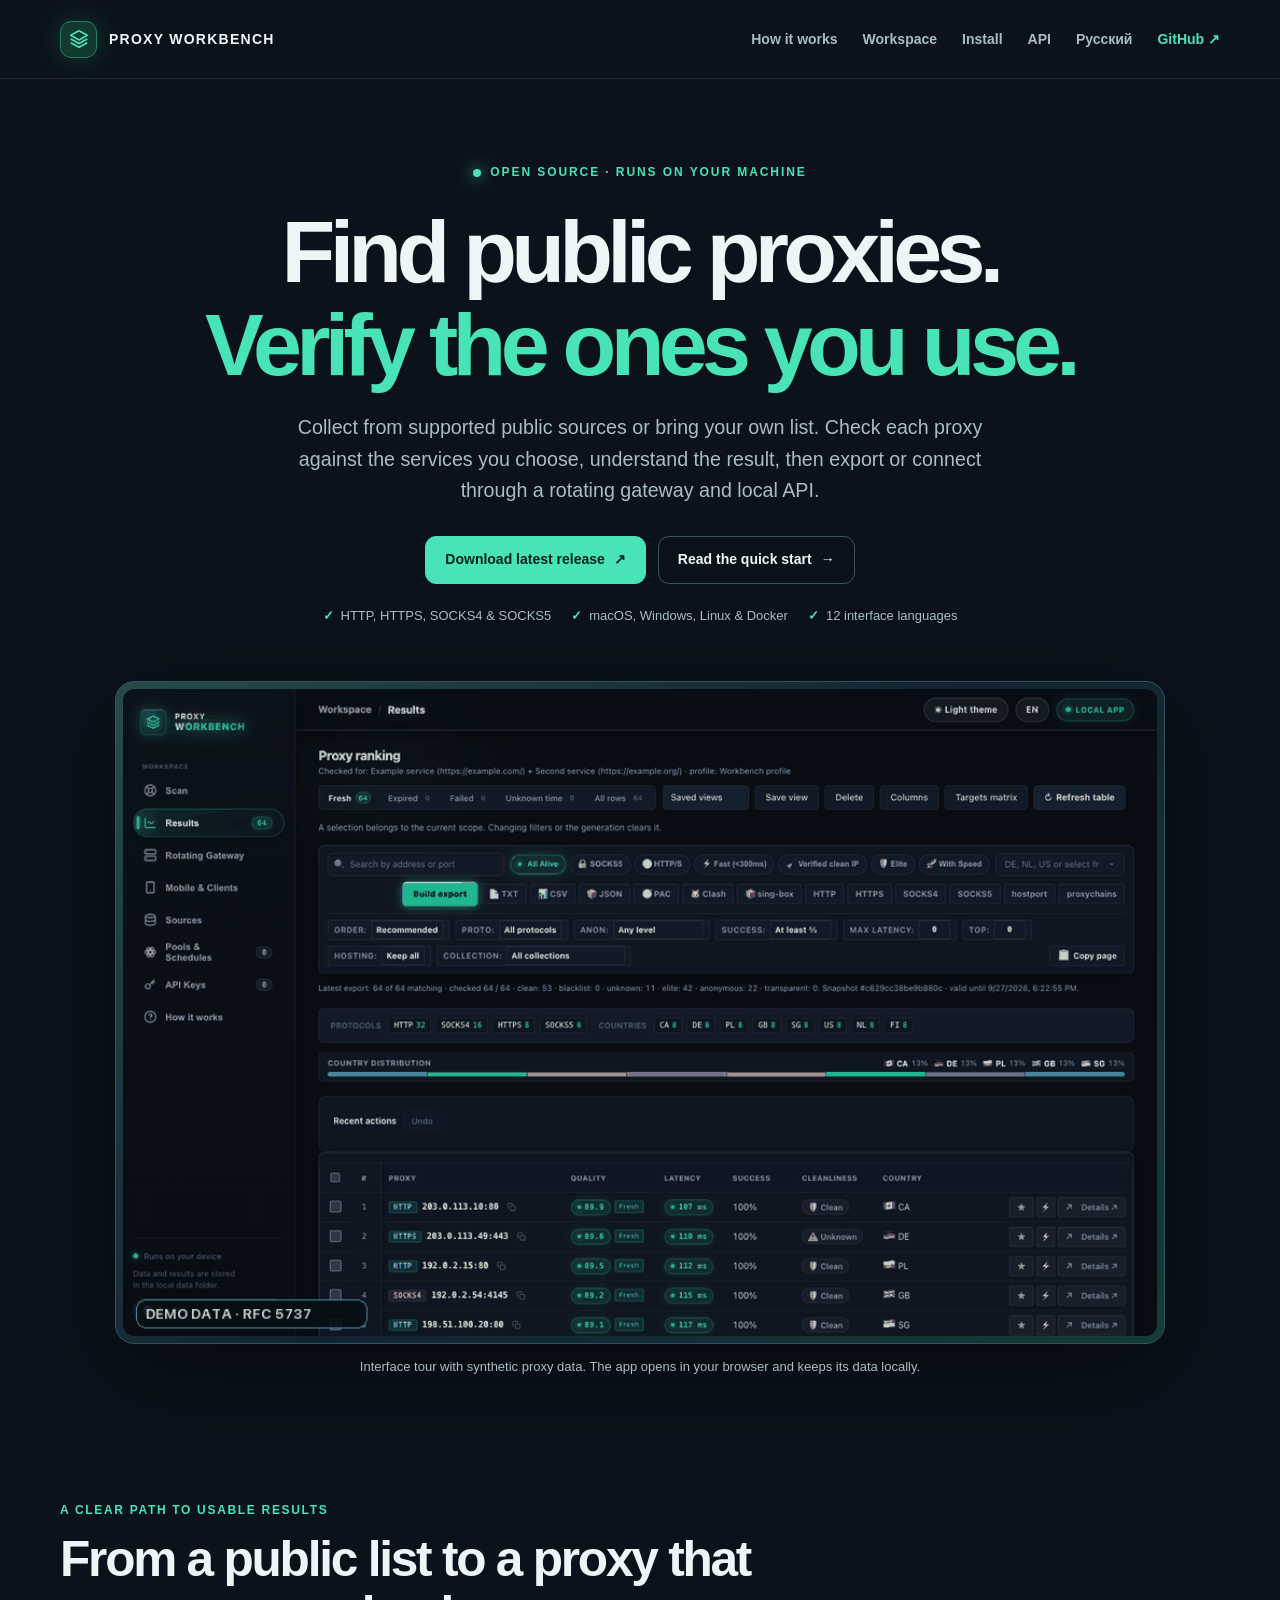
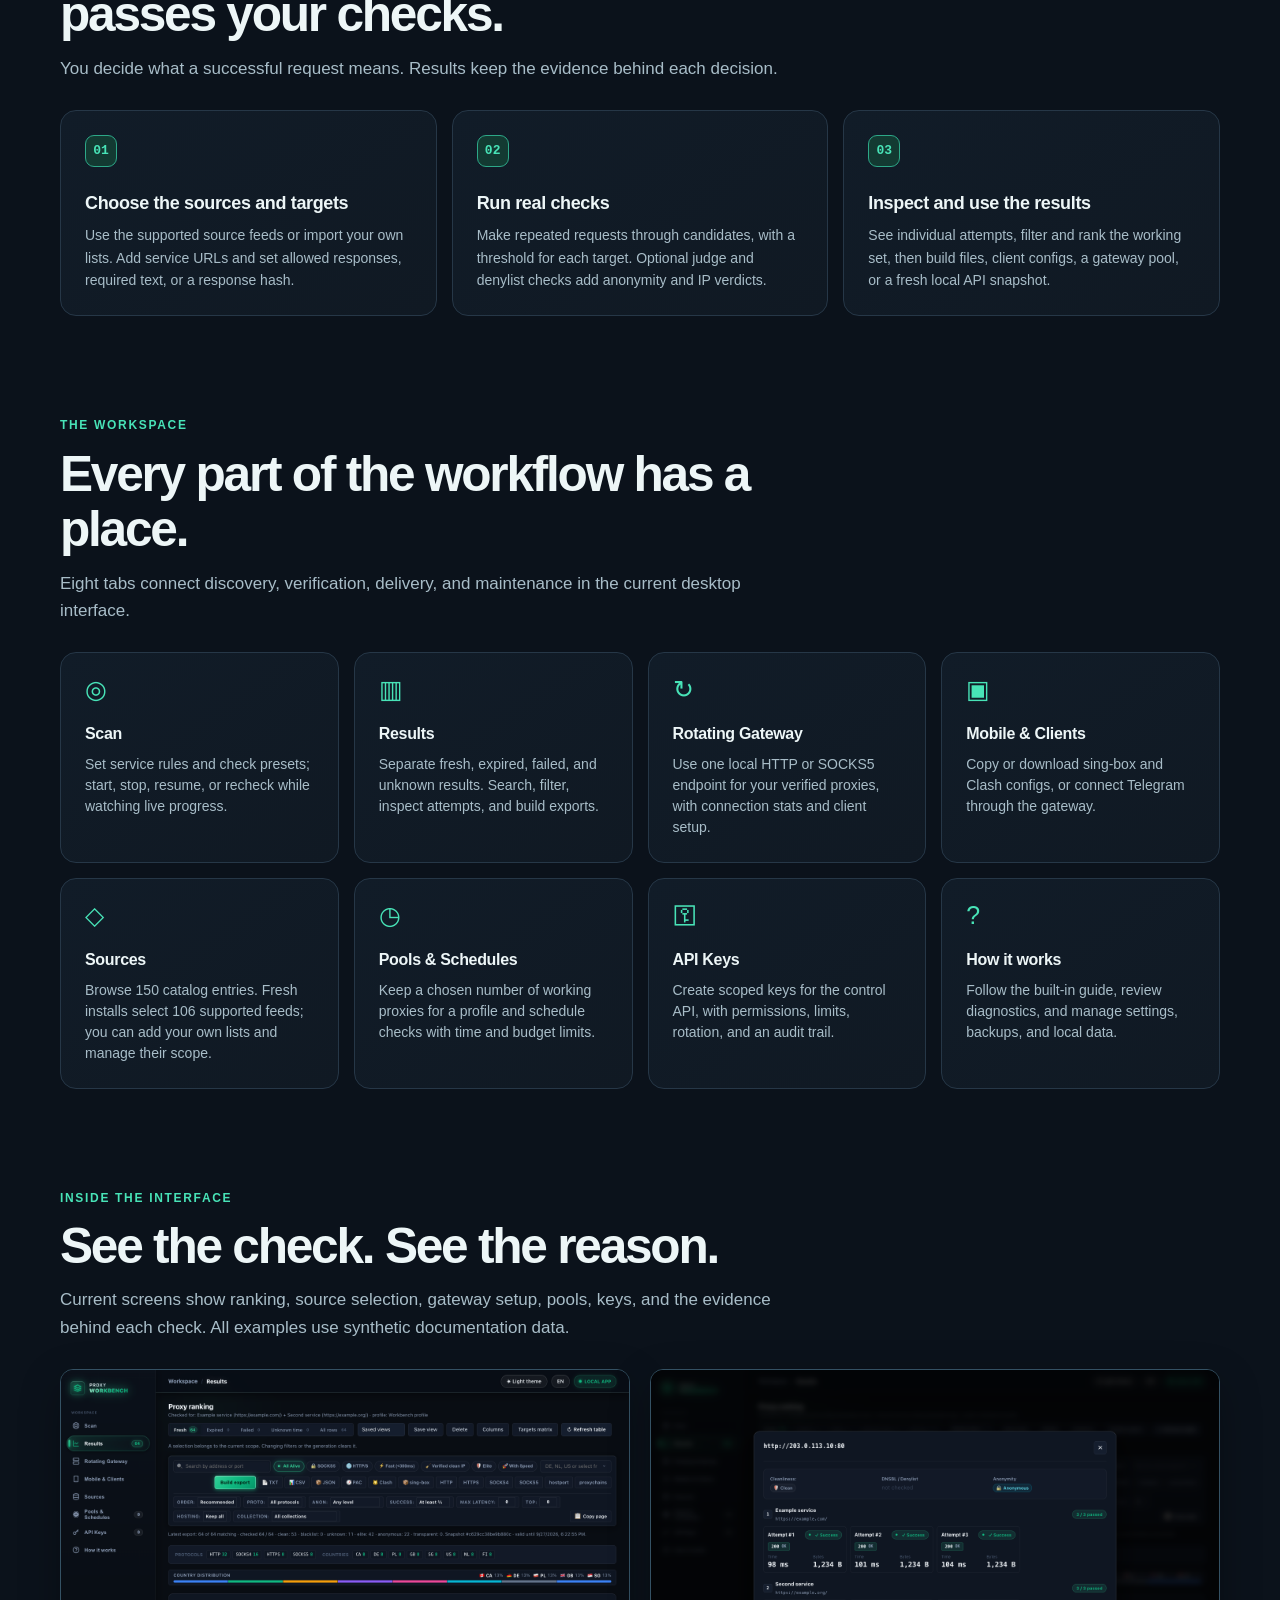
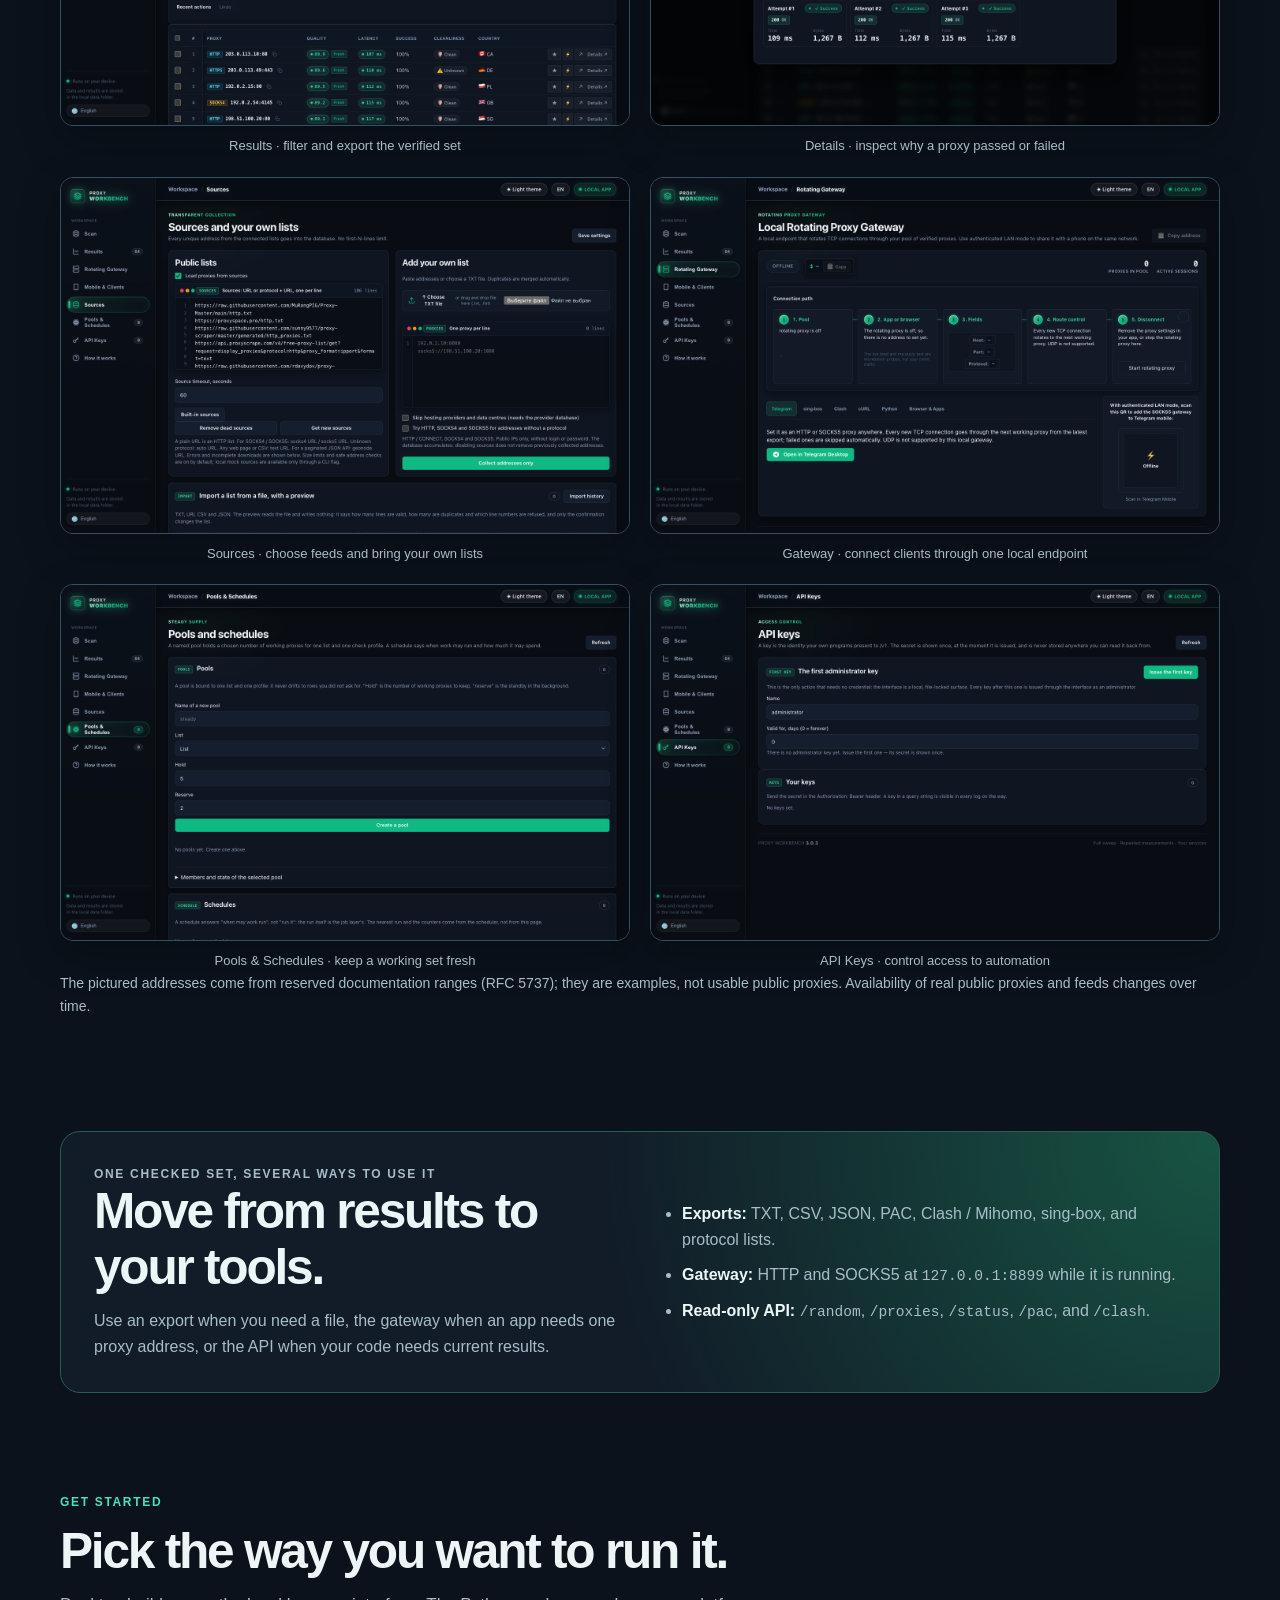
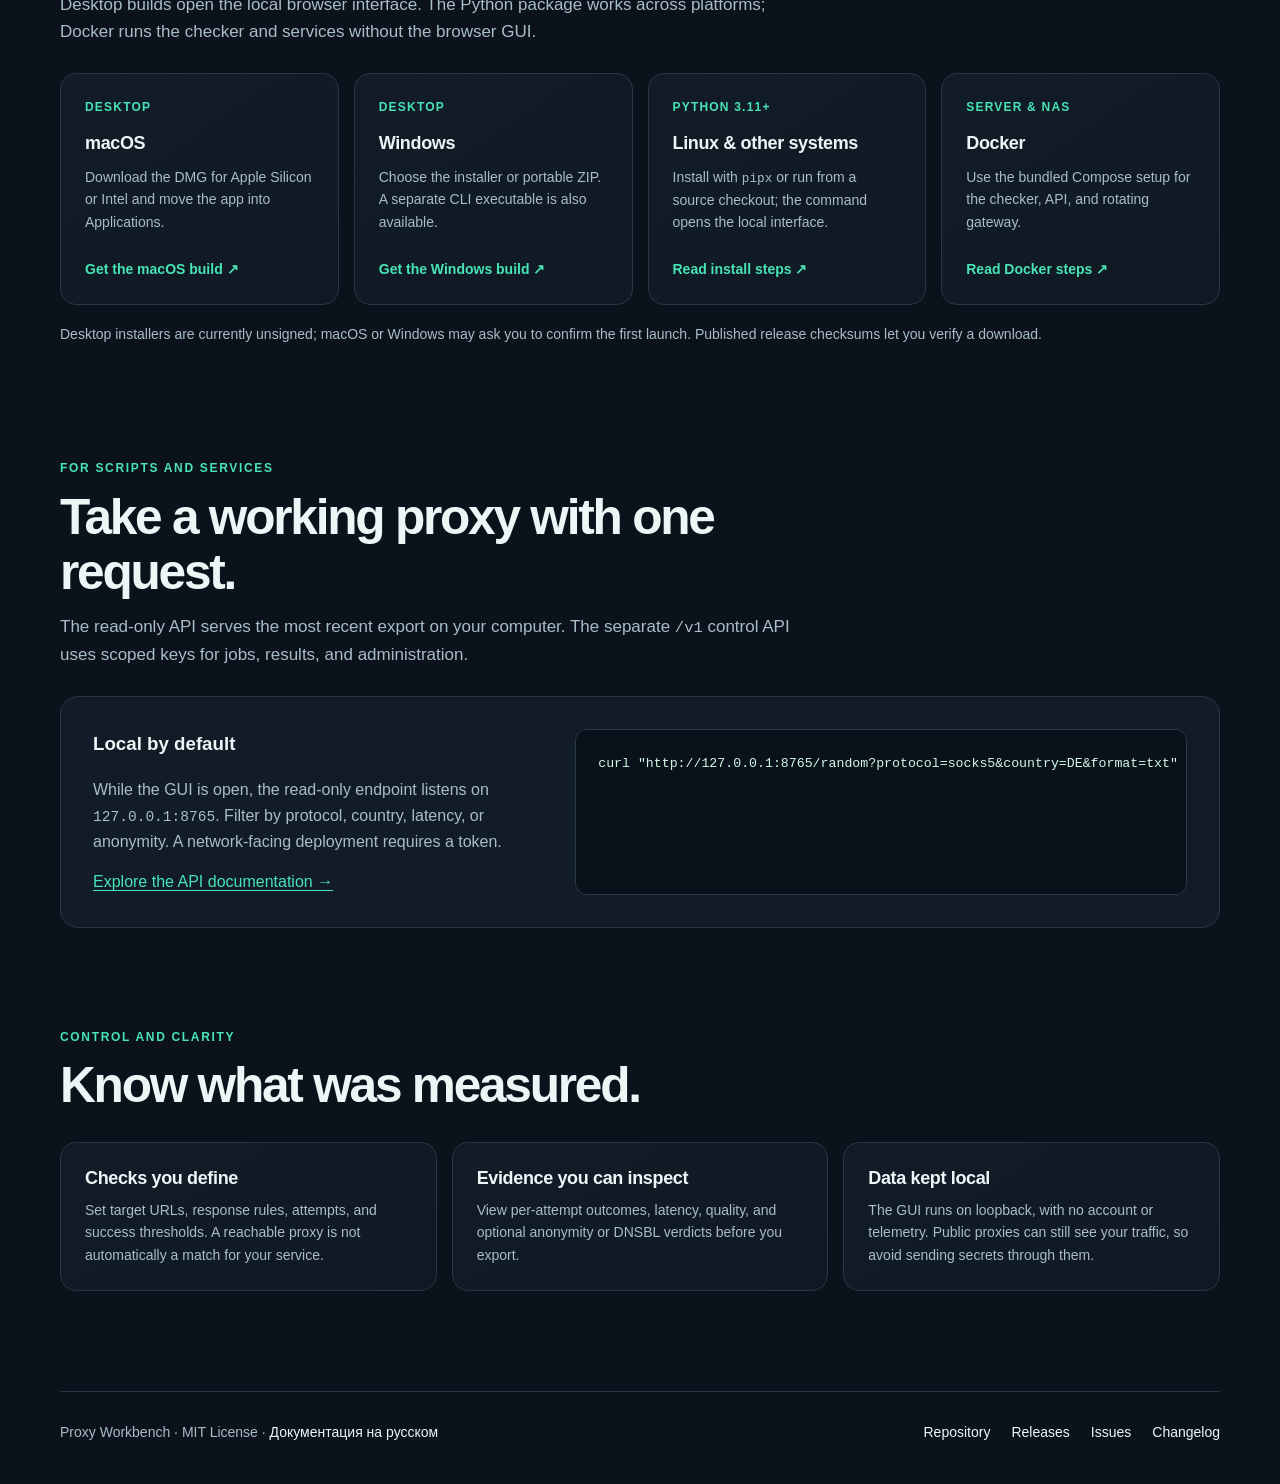
<file: docs/index.html>
<!doctype html>
<html lang="en">
<head>
  <meta charset="utf-8">
  <meta name="viewport" content="width=device-width, initial-scale=1">
  <meta name="theme-color" content="#0b121b">
  <meta name="description" content="Proxy Workbench collects public HTTP and SOCKS proxies, checks them against your services, and turns verified results into exports, a rotating gateway, and a local API. Open source for macOS, Windows, Linux, and Docker.">
  <title>Proxy Workbench — find and verify public proxies</title>
  <link rel="canonical" href="https://davidvoitenko.github.io/proxy-workbench/">
  <meta property="og:type" content="website">
  <meta property="og:site_name" content="Proxy Workbench">
  <meta property="og:url" content="https://davidvoitenko.github.io/proxy-workbench/">
  <meta property="og:title" content="Proxy Workbench — find and verify public proxies">
  <meta property="og:description" content="Check public proxies against the services you choose. Inspect the results, then export, rotate, or use them through a local API.">
  <meta property="og:image" content="https://davidvoitenko.github.io/proxy-workbench/assets/social-preview.png?v=3.0.3">
  <meta property="og:image:alt" content="Proxy Workbench desktop interface and public proxy workflow">
  <meta property="og:image:width" content="1280">
  <meta property="og:image:height" content="640">
  <meta name="twitter:card" content="summary_large_image">
  <meta name="twitter:title" content="Proxy Workbench — find and verify public proxies">
  <meta name="twitter:description" content="Collect, check, inspect, and use public proxies on your own machine.">
  <meta name="twitter:image" content="https://davidvoitenko.github.io/proxy-workbench/assets/social-preview.png?v=3.0.3">
  <meta name="twitter:image:alt" content="Proxy Workbench desktop interface and public proxy workflow">
  <link rel="icon" href="data:image/svg+xml,%3Csvg xmlns='http://www.w3.org/2000/svg' viewBox='0 0 64 64'%3E%3Crect width='64' height='64' rx='16' fill='%230c181e'/%3E%3Cpath d='M15 23 32 14l17 9-17 9-17-9Zm0 9 17 9 17-9M15 41l17 9 17-9' fill='none' stroke='%2339d9ae' stroke-width='4' stroke-linejoin='round'/%3E%3C/svg%3E">
  <style>
    :root {
      color-scheme: dark;
      --bg: #0b121b;
      --surface: #111c28;
      --surface-strong: #152331;
      --border: #263747;
      --text: #edf6f7;
      --muted: #a8bdc8;
      --accent: #48e3b7;
      --accent-deep: #0d7763;
      --shadow: 0 28px 90px rgba(0, 0, 0, .42);
    }
    * { box-sizing: border-box; }
    html { scroll-behavior: smooth; }
    body {
      margin: 0;
      background: radial-gradient(circle at 50% -10%, #15382f 0, transparent 32rem), var(--bg);
      color: var(--text);
      font: 16px/1.6 -apple-system, BlinkMacSystemFont, "Segoe UI", Roboto, "Helvetica Neue", sans-serif;
      -webkit-font-smoothing: antialiased;
    }
    a { color: var(--accent); text-underline-offset: .2em; }
    a:hover { color: #a5ffdf; }
    a:focus-visible { outline: 3px solid var(--accent); outline-offset: 4px; border-radius: 3px; }
    img { max-width: 100%; }
    code, pre { font: .91em/1.55 ui-monospace, SFMono-Regular, Menlo, Consolas, monospace; }
    code { overflow-wrap: anywhere; }
    .shell { width: min(100% - 40px, 1160px); margin-inline: auto; }
    .skip-link {
      position: absolute; left: 16px; top: -100px; z-index: 10;
      padding: 10px 16px; background: var(--accent); color: #082019;
      border-radius: 8px; font-weight: 700;
    }
    .skip-link:focus { top: 12px; }
    .site-header { border-bottom: 1px solid rgba(159, 197, 202, .13); }
    .site-header .shell { display: flex; align-items: center; justify-content: space-between; gap: 24px; min-height: 78px; }
    .brand { display: inline-flex; align-items: center; gap: 12px; color: var(--text); text-decoration: none; font-size: 14px; font-weight: 800; letter-spacing: .09em; white-space: nowrap; }
    .brand:hover { color: var(--text); }
    .brand-mark { display: grid; place-items: center; width: 37px; height: 37px; background: #12392e; border: 1px solid #217e64; border-radius: 11px; color: var(--accent); box-shadow: 0 0 25px rgba(39, 214, 154, .2); }
    .brand-mark svg { display: block; width: 22px; height: 22px; }
    .nav-list { display: flex; flex-wrap: wrap; align-items: center; justify-content: flex-end; gap: 8px 25px; list-style: none; margin: 0; padding: 0; }
    .nav-list a { color: var(--muted); text-decoration: none; font-size: 14px; font-weight: 600; }
    .nav-list a:hover { color: var(--text); }
    .nav-list .nav-github { color: var(--accent); }
    .hero { text-align: center; padding: 80px 0 24px; }
    .eyebrow { display: inline-flex; align-items: center; gap: 9px; margin: 0 0 22px; color: var(--accent); font-size: 12px; font-weight: 800; letter-spacing: .16em; text-transform: uppercase; }
    .eyebrow::before { content: ""; width: 8px; height: 8px; background: var(--accent); border-radius: 50%; box-shadow: 0 0 15px var(--accent); }
    h1, h2, h3, p { margin-top: 0; }
    h1 { max-width: 940px; margin: 0 auto 21px; font-size: clamp(2.8rem, 7vw, 5.5rem); line-height: 1.06; letter-spacing: -.065em; }
    h1 span { color: var(--accent); }
    .hero-lead { max-width: 730px; margin: 0 auto; color: var(--muted); font-size: clamp(1.04rem, 2vw, 1.23rem); }
    .actions { display: flex; flex-wrap: wrap; justify-content: center; gap: 12px; margin: 29px 0 22px; }
    .button { display: inline-flex; align-items: center; justify-content: center; gap: 9px; min-height: 48px; padding: 11px 19px; border: 1px solid #3a5261; border-radius: 11px; color: var(--text); text-decoration: none; font-size: 14px; font-weight: 750; transition: border-color .2s, background-color .2s, transform .2s; }
    .button:hover { color: var(--text); background: #1a2a37; border-color: #7997a3; transform: translateY(-1px); }
    .button.primary { background: var(--accent); border-color: var(--accent); color: #082219; }
    .button.primary:hover { background: #a1ffdc; border-color: #a1ffdc; color: #082219; }
    .hero-facts { display: flex; flex-wrap: wrap; align-items: center; justify-content: center; gap: 8px 20px; padding: 0; margin: 0; list-style: none; color: var(--muted); font-size: 13px; }
    .hero-facts li::before { content: "✓"; color: var(--accent); font-weight: 900; margin-right: 7px; }
    .showcase { max-width: 1050px; margin: 55px auto 0; }
    .window { border: 1px solid #345163; padding: 7px; border-radius: 19px; background: linear-gradient(135deg, #254b49, #132231 50%, #153c35); box-shadow: var(--shadow); }
    .window img { display: block; width: 100%; height: auto; border-radius: 12px; background: #101923; }
    figcaption { color: var(--muted); text-align: center; font-size: 13px; margin-top: 13px; }
    .section { padding-top: 100px; scroll-margin-top: 24px; }
    .section-heading { max-width: 730px; margin-bottom: 28px; }
    .section-kicker { margin: 0 0 11px; color: var(--accent); text-transform: uppercase; font-size: 12px; font-weight: 800; letter-spacing: .14em; }
    h2 { margin-bottom: 12px; font-size: clamp(2rem, 4.3vw, 3.1rem); line-height: 1.12; letter-spacing: -.045em; }
    .section-heading p:last-child { color: var(--muted); font-size: 17px; margin-bottom: 0; }
    .step-grid, .workspace-grid, .benefit-grid, .install-grid { display: grid; gap: 15px; }
    .step-grid { grid-template-columns: repeat(3, minmax(0, 1fr)); }
    .workspace-grid { grid-template-columns: repeat(4, minmax(0, 1fr)); }
    .benefit-grid { grid-template-columns: repeat(3, minmax(0, 1fr)); }
    .install-grid { grid-template-columns: repeat(4, minmax(0, 1fr)); }
    .card { min-width: 0; padding: 24px; border: 1px solid var(--border); border-radius: 16px; background: linear-gradient(145deg, var(--surface), #101923); }
    .card h3 { margin: 0 0 9px; font-size: 18px; line-height: 1.3; letter-spacing: -.02em; }
    .card p { color: var(--muted); font-size: 14px; margin-bottom: 0; }
    .step-number { display: inline-grid; place-items: center; width: 32px; height: 32px; margin-bottom: 25px; border: 1px solid #2da888; background: #133a32; border-radius: 9px; color: var(--accent); font: 800 13px/1 ui-monospace, monospace; }
    .workspace-card { display: flex; flex-direction: column; min-height: 184px; }
    .workspace-card .icon { color: var(--accent); font-size: 25px; line-height: 1; margin-bottom: 22px; }
    .workspace-card h3 { font-size: 16px; }
    .workspace-card p { line-height: 1.5; }
    .preview-grid { display: grid; grid-template-columns: repeat(2, minmax(0, 1fr)); gap: 20px; }
    .preview-grid figure { margin: 0; }
    .preview-grid img { display: block; width: 100%; height: auto; border: 1px solid #345163; border-radius: 13px; box-shadow: 0 14px 40px #0004; background: var(--surface); }
    .preview-grid figcaption { margin-top: 10px; }
    .callout { display: grid; grid-template-columns: 1fr 1fr; gap: 40px; align-items: center; padding: 33px; border: 1px solid #285d53; border-radius: 20px; background: radial-gradient(circle at 100% 0, #185443, transparent 52%), var(--surface); }
    .callout h2 { margin-bottom: 13px; }
    .callout p { color: var(--muted); margin-bottom: 0; }
    .callout-list { margin: 0; padding-left: 22px; color: var(--muted); }
    .callout-list li { padding: 5px 0; }
    .callout-list strong { color: var(--text); }
    .install-card { display: flex; flex-direction: column; }
    .install-card .platform { color: var(--accent); font-size: 12px; font-weight: 800; text-transform: uppercase; letter-spacing: .1em; margin-bottom: 14px; }
    .install-card h3 { margin-bottom: 11px; }
    .install-card p { flex: 1; }
    .install-card a { display: inline-block; margin-top: 24px; font-size: 14px; font-weight: 750; text-decoration: none; }
    .install-card a:hover { text-decoration: underline; }
    .code-panel { display: grid; grid-template-columns: .85fr 1.15fr; gap: 30px; padding: 32px; border: 1px solid var(--border); border-radius: 18px; background: var(--surface); }
    .code-panel p { color: var(--muted); margin-bottom: 15px; }
    .code-panel pre { margin: 0; padding: 22px; background: #09111a; border: 1px solid #293d49; border-radius: 12px; color: #d3f8e5; overflow-x: auto; white-space: pre; }
    .fine-print { color: var(--muted); font-size: 14px; }
    .fine-print strong { color: var(--text); }
    .site-footer { display: flex; flex-wrap: wrap; align-items: flex-start; justify-content: space-between; gap: 20px; margin-top: 100px; padding: 29px 0 42px; border-top: 1px solid var(--border); color: var(--muted); font-size: 14px; }
    .site-footer p { margin: 0; }
    .footer-links { display: flex; flex-wrap: wrap; gap: 8px 21px; }
    .site-footer a { color: var(--text); text-decoration: none; }
    .site-footer a:hover { color: var(--accent); text-decoration: underline; }
    @media (max-width: 980px) {
      .workspace-grid, .install-grid { grid-template-columns: repeat(2, minmax(0, 1fr)); }
      .hero { padding-top: 64px; }
    }
    @media (max-width: 700px) {
      .site-header .shell { align-items: flex-start; flex-direction: column; justify-content: center; padding-block: 16px; gap: 12px; }
      .nav-list { justify-content: flex-start; gap: 8px 18px; }
      .nav-list a { font-size: 13px; }
      .hero { padding-top: 58px; }
      .showcase { margin-top: 38px; }
      .section { padding-top: 76px; }
      .step-grid, .benefit-grid { grid-template-columns: 1fr; }
      .callout, .code-panel { grid-template-columns: 1fr; gap: 19px; }
      .preview-grid { gap: 14px; }
    }
    @media (max-width: 520px) {
      .shell { width: min(100% - 28px, 1160px); }
      .brand { font-size: 12px; }
      .nav-list { gap: 6px 15px; }
      .hero { padding-top: 45px; }
      h1 { font-size: clamp(2.5rem, 11.5vw, 3.5rem); }
      .hero-lead { font-size: 1rem; }
      .actions { flex-direction: column; align-items: stretch; }
      .hero-facts { justify-content: flex-start; text-align: left; }
      .window { padding: 4px; border-radius: 11px; }
      .window img { border-radius: 7px; }
      .workspace-grid, .install-grid, .preview-grid { grid-template-columns: 1fr; }
      .workspace-card { min-height: 0; }
      .card, .callout, .code-panel { padding: 21px; }
      .site-footer { margin-top: 75px; }
    }
    @media (prefers-reduced-motion: reduce) {
      html { scroll-behavior: auto; }
      .button { transition: none; }
      .button:hover { transform: none; }
    }
  </style>
</head>
<body>
  <a class="skip-link" href="#main">Skip to content</a>
  <header class="site-header">
    <div class="shell">
      <a class="brand" href="https://davidvoitenko.github.io/proxy-workbench/" aria-label="Proxy Workbench home">
        <span class="brand-mark" aria-hidden="true"><svg viewBox="0 0 24 24" fill="none" stroke="currentColor" stroke-width="1.8" stroke-linejoin="round"><path d="m3 8 9-5 9 5-9 5-9-5Zm0 4 9 5 9-5M3 16l9 5 9-5"/></svg></span>
        PROXY WORKBENCH
      </a>
      <nav aria-label="Main navigation">
        <ul class="nav-list">
          <li><a href="#workflow">How it works</a></li>
          <li><a href="#workspace">Workspace</a></li>
          <li><a href="#install">Install</a></li>
          <li><a href="#api">API</a></li>
          <li><a lang="ru" href="https://github.com/DavidVoitenko/proxy-workbench/blob/main/README.ru.md">Русский</a></li>
          <li><a class="nav-github" href="https://github.com/DavidVoitenko/proxy-workbench">GitHub ↗</a></li>
        </ul>
      </nav>
    </div>
  </header>

  <main id="main">
    <div class="shell">
      <section class="hero" aria-labelledby="hero-title">
        <p class="eyebrow">Open source · Runs on your machine</p>
        <h1 id="hero-title">Find public proxies.<br><span>Verify the ones you use.</span></h1>
        <p class="hero-lead">Collect from supported public sources or bring your own list. Check each proxy against the services you choose, understand the result, then export or connect through a rotating gateway and local API.</p>
        <div class="actions">
          <a class="button primary" href="https://github.com/DavidVoitenko/proxy-workbench/releases/latest">Download latest release <span aria-hidden="true">↗</span></a>
          <a class="button" href="https://github.com/DavidVoitenko/proxy-workbench#-quick-start">Read the quick start <span aria-hidden="true">→</span></a>
        </div>
        <ul class="hero-facts" aria-label="Highlights">
          <li>HTTP, HTTPS, SOCKS4 &amp; SOCKS5</li>
          <li>macOS, Windows, Linux &amp; Docker</li>
          <li>12 interface languages</li>
        </ul>
        <figure class="showcase">
          <div class="window"><picture><source media="(prefers-reduced-motion: reduce)" srcset="assets/screenshots/scan-dark.png"><img src="assets/demo.gif" alt="Tour of the Proxy Workbench interface, from scan setup to ranked results and proxy details" width="960" height="600" fetchpriority="high"></picture></div>
          <figcaption>Interface tour with synthetic proxy data. The app opens in your browser and keeps its data locally.</figcaption>
        </figure>
      </section>

      <section class="section" id="workflow" aria-labelledby="workflow-title">
        <div class="section-heading">
          <p class="section-kicker">A clear path to usable results</p>
          <h2 id="workflow-title">From a public list to a proxy that passes your checks.</h2>
          <p>You decide what a successful request means. Results keep the evidence behind each decision.</p>
        </div>
        <div class="step-grid">
          <article class="card">
            <span class="step-number" aria-hidden="true">01</span>
            <h3>Choose the sources and targets</h3>
            <p>Use the supported source feeds or import your own lists. Add service URLs and set allowed responses, required text, or a response hash.</p>
          </article>
          <article class="card">
            <span class="step-number" aria-hidden="true">02</span>
            <h3>Run real checks</h3>
            <p>Make repeated requests through candidates, with a threshold for each target. Optional judge and denylist checks add anonymity and IP verdicts.</p>
          </article>
          <article class="card">
            <span class="step-number" aria-hidden="true">03</span>
            <h3>Inspect and use the results</h3>
            <p>See individual attempts, filter and rank the working set, then build files, client configs, a gateway pool, or a fresh local API snapshot.</p>
          </article>
        </div>
      </section>

      <section class="section" id="workspace" aria-labelledby="workspace-title">
        <div class="section-heading">
          <p class="section-kicker">The workspace</p>
          <h2 id="workspace-title">Every part of the workflow has a place.</h2>
          <p>Eight tabs connect discovery, verification, delivery, and maintenance in the current desktop interface.</p>
        </div>
        <div class="workspace-grid">
          <article class="card workspace-card"><span class="icon" aria-hidden="true">◎</span><h3>Scan</h3><p>Set service rules and check presets; start, stop, resume, or recheck while watching live progress.</p></article>
          <article class="card workspace-card"><span class="icon" aria-hidden="true">▥</span><h3>Results</h3><p>Separate fresh, expired, failed, and unknown results. Search, filter, inspect attempts, and build exports.</p></article>
          <article class="card workspace-card"><span class="icon" aria-hidden="true">↻</span><h3>Rotating Gateway</h3><p>Use one local HTTP or SOCKS5 endpoint for your verified proxies, with connection stats and client setup.</p></article>
          <article class="card workspace-card"><span class="icon" aria-hidden="true">▣</span><h3>Mobile &amp; Clients</h3><p>Copy or download sing-box and Clash configs, or connect Telegram through the gateway.</p></article>
          <article class="card workspace-card"><span class="icon" aria-hidden="true">◇</span><h3>Sources</h3><p>Browse 150 catalog entries. Fresh installs select 106 supported feeds; you can add your own lists and manage their scope.</p></article>
          <article class="card workspace-card"><span class="icon" aria-hidden="true">◷</span><h3>Pools &amp; Schedules</h3><p>Keep a chosen number of working proxies for a profile and schedule checks with time and budget limits.</p></article>
          <article class="card workspace-card"><span class="icon" aria-hidden="true">⚿</span><h3>API Keys</h3><p>Create scoped keys for the control API, with permissions, limits, rotation, and an audit trail.</p></article>
          <article class="card workspace-card"><span class="icon" aria-hidden="true">?</span><h3>How it works</h3><p>Follow the built-in guide, review diagnostics, and manage settings, backups, and local data.</p></article>
        </div>
      </section>

      <section class="section" aria-labelledby="screenshots-title">
        <div class="section-heading">
          <p class="section-kicker">Inside the interface</p>
          <h2 id="screenshots-title">See the check. See the reason.</h2>
          <p>Current screens show ranking, source selection, gateway setup, pools, keys, and the evidence behind each check. All examples use synthetic documentation data.</p>
        </div>
        <div class="preview-grid">
          <figure><img src="assets/screenshots/results-dark.png" alt="Results screen with synthetic ranked proxies, status groups, filters, and export controls" width="1440" height="900" loading="lazy" decoding="async"><figcaption>Results · filter and export the verified set</figcaption></figure>
          <figure><img src="assets/screenshots/details-dark.png" alt="Proxy details showing individual check attempts and their outcomes" width="1440" height="900" loading="lazy" decoding="async"><figcaption>Details · inspect why a proxy passed or failed</figcaption></figure>
          <figure><img src="assets/screenshots/sources-dark.png" alt="Sources screen with the public feed catalog and controls for custom lists" width="1440" height="900" loading="lazy" decoding="async"><figcaption>Sources · choose feeds and bring your own lists</figcaption></figure>
          <figure><img src="assets/screenshots/gateway-dark.png" alt="Rotating Gateway screen with connection status and client setup options" width="1440" height="900" loading="lazy" decoding="async"><figcaption>Gateway · connect clients through one local endpoint</figcaption></figure>
          <figure><img src="assets/screenshots/pools-dark.png" alt="Pools and Schedules screen showing pool configuration and a scheduled check" width="1440" height="900" loading="lazy" decoding="async"><figcaption>Pools &amp; Schedules · keep a working set fresh</figcaption></figure>
          <figure><img src="assets/screenshots/keys-dark.png" alt="API Keys screen with scoped permissions and key management" width="1440" height="900" loading="lazy" decoding="async"><figcaption>API Keys · control access to automation</figcaption></figure>
        </div>
        <p class="fine-print">The pictured addresses come from reserved documentation ranges (RFC 5737); they are examples, not usable public proxies. Availability of real public proxies and feeds changes over time.</p>
      </section>

      <section class="section" aria-labelledby="delivery-title">
        <div class="callout">
          <div>
            <p class="section-kicker">One checked set, several ways to use it</p>
            <h2 id="delivery-title">Move from results to your tools.</h2>
            <p>Use an export when you need a file, the gateway when an app needs one proxy address, or the API when your code needs current results.</p>
          </div>
          <ul class="callout-list">
            <li><strong>Exports:</strong> TXT, CSV, JSON, PAC, Clash / Mihomo, sing-box, and protocol lists.</li>
            <li><strong>Gateway:</strong> HTTP and SOCKS5 at <code>127.0.0.1:8899</code> while it is running.</li>
            <li><strong>Read-only API:</strong> <code>/random</code>, <code>/proxies</code>, <code>/status</code>, <code>/pac</code>, and <code>/clash</code>.</li>
          </ul>
        </div>
      </section>

      <section class="section" id="install" aria-labelledby="install-title">
        <div class="section-heading">
          <p class="section-kicker">Get started</p>
          <h2 id="install-title">Pick the way you want to run it.</h2>
          <p>Desktop builds open the local browser interface. The Python package works across platforms; Docker runs the checker and services without the browser GUI.</p>
        </div>
        <div class="install-grid">
          <article class="card install-card"><span class="platform">Desktop</span><h3>macOS</h3><p>Download the DMG for Apple Silicon or Intel and move the app into Applications.</p><a href="https://github.com/DavidVoitenko/proxy-workbench/releases/latest">Get the macOS build ↗</a></article>
          <article class="card install-card"><span class="platform">Desktop</span><h3>Windows</h3><p>Choose the installer or portable ZIP. A separate CLI executable is also available.</p><a href="https://github.com/DavidVoitenko/proxy-workbench/releases/latest">Get the Windows build ↗</a></article>
          <article class="card install-card"><span class="platform">Python 3.11+</span><h3>Linux &amp; other systems</h3><p>Install with <code>pipx</code> or run from a source checkout; the command opens the local interface.</p><a href="https://github.com/DavidVoitenko/proxy-workbench#-quick-start">Read install steps ↗</a></article>
          <article class="card install-card"><span class="platform">Server &amp; NAS</span><h3>Docker</h3><p>Use the bundled Compose setup for the checker, API, and rotating gateway.</p><a href="https://github.com/DavidVoitenko/proxy-workbench#-docker-headless-cli">Read Docker steps ↗</a></article>
        </div>
        <p class="fine-print" style="margin-top:18px">Desktop installers are currently unsigned; macOS or Windows may ask you to confirm the first launch. Published release checksums let you verify a download.</p>
      </section>

      <section class="section" id="api" aria-labelledby="api-title">
        <div class="section-heading">
          <p class="section-kicker">For scripts and services</p>
          <h2 id="api-title">Take a working proxy with one request.</h2>
          <p>The read-only API serves the most recent export on your computer. The separate <code>/v1</code> control API uses scoped keys for jobs, results, and administration.</p>
        </div>
        <div class="code-panel">
          <div>
            <h3>Local by default</h3>
            <p>While the GUI is open, the read-only endpoint listens on <code>127.0.0.1:8765</code>. Filter by protocol, country, latency, or anonymity. A network-facing deployment requires a token.</p>
            <a href="https://github.com/DavidVoitenko/proxy-workbench#-local-api-use-the-proxies-from-your-own-code">Explore the API documentation →</a>
          </div>
          <pre><code>curl "http://127.0.0.1:8765/random?protocol=socks5&amp;country=DE&amp;format=txt"</code></pre>
        </div>
      </section>

      <section class="section" aria-labelledby="trust-title">
        <div class="section-heading">
          <p class="section-kicker">Control and clarity</p>
          <h2 id="trust-title">Know what was measured.</h2>
        </div>
        <div class="benefit-grid">
          <article class="card"><h3>Checks you define</h3><p>Set target URLs, response rules, attempts, and success thresholds. A reachable proxy is not automatically a match for your service.</p></article>
          <article class="card"><h3>Evidence you can inspect</h3><p>View per-attempt outcomes, latency, quality, and optional anonymity or DNSBL verdicts before you export.</p></article>
          <article class="card"><h3>Data kept local</h3><p>The GUI runs on loopback, with no account or telemetry. Public proxies can still see your traffic, so avoid sending secrets through them.</p></article>
        </div>
      </section>

    </div>
  </main>
  <footer class="site-footer shell">
    <p>Proxy Workbench · MIT License · <a href="https://github.com/DavidVoitenko/proxy-workbench/blob/main/README.ru.md">Документация на русском</a></p>
    <div class="footer-links">
      <a href="https://github.com/DavidVoitenko/proxy-workbench">Repository</a>
      <a href="https://github.com/DavidVoitenko/proxy-workbench/releases">Releases</a>
      <a href="https://github.com/DavidVoitenko/proxy-workbench/issues">Issues</a>
      <a href="https://github.com/DavidVoitenko/proxy-workbench/blob/main/CHANGELOG.md">Changelog</a>
    </div>
  </footer>
</body>
</html>
</file>
